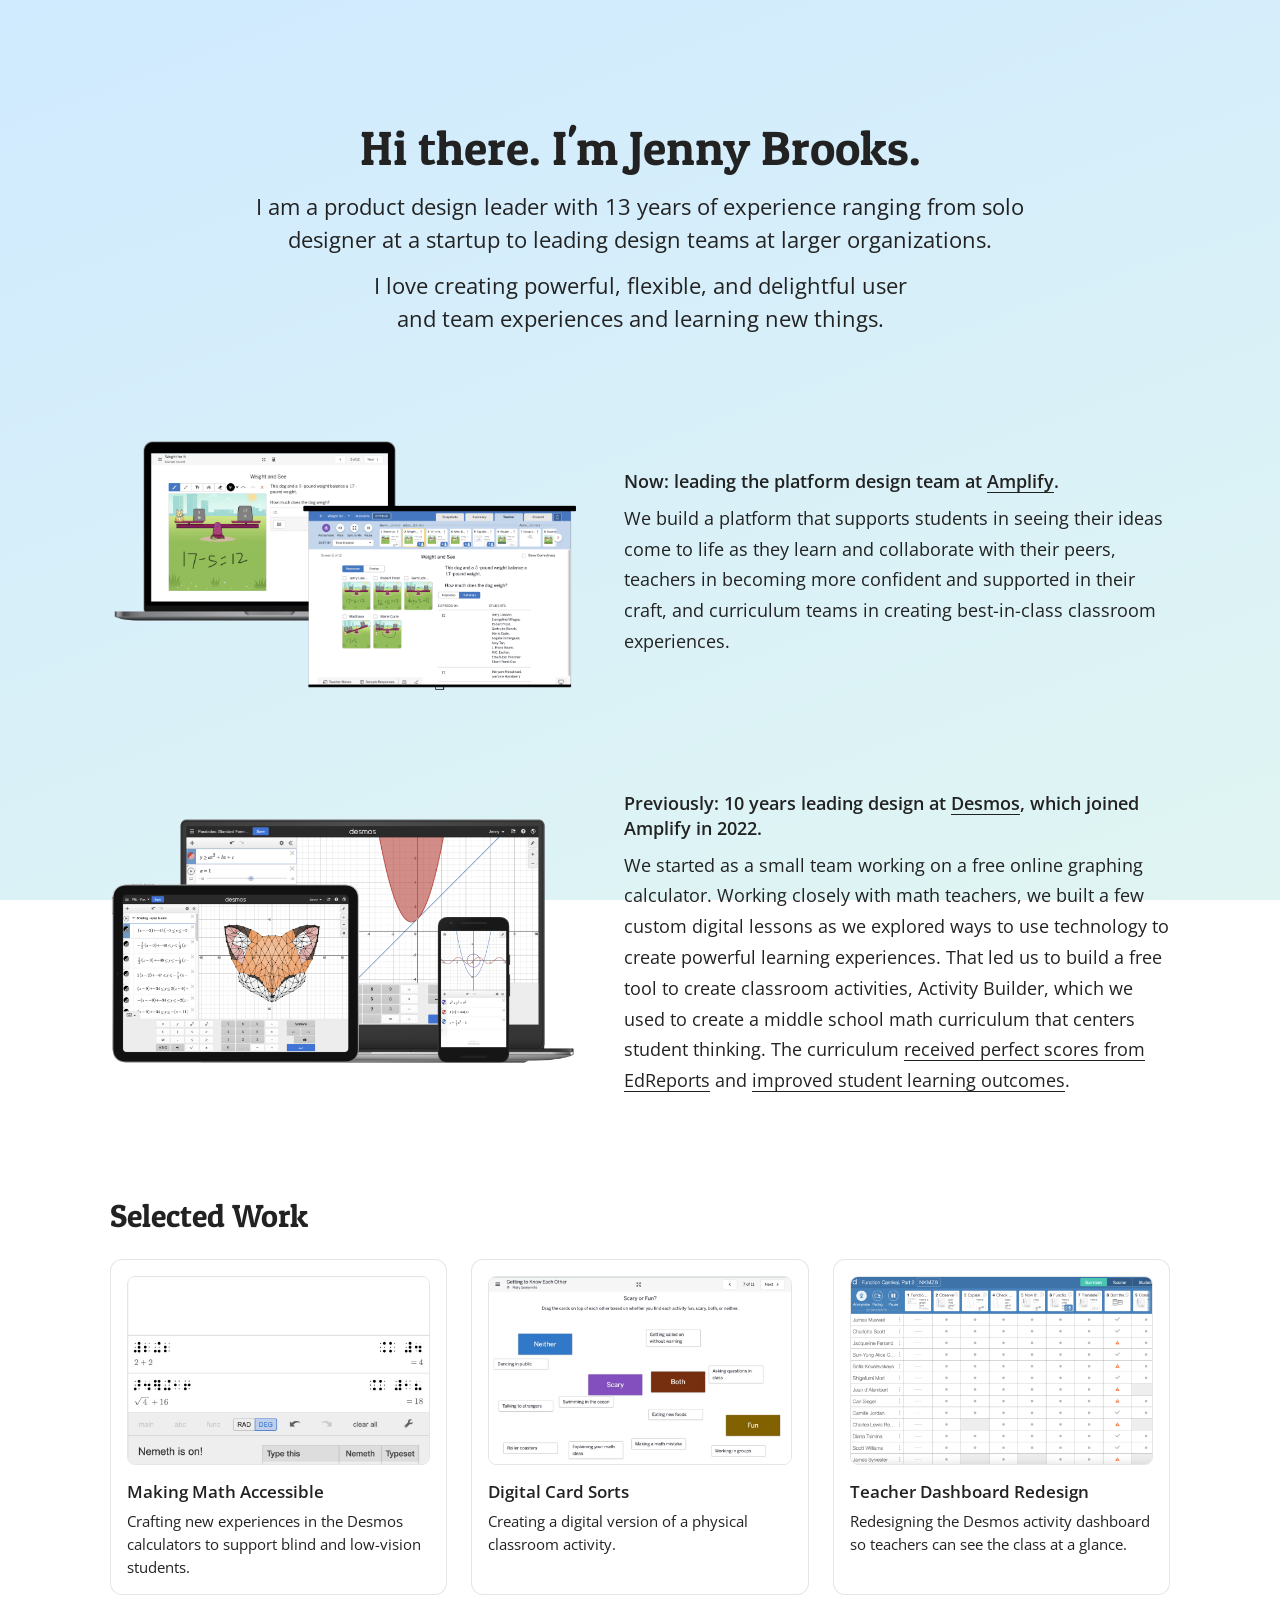
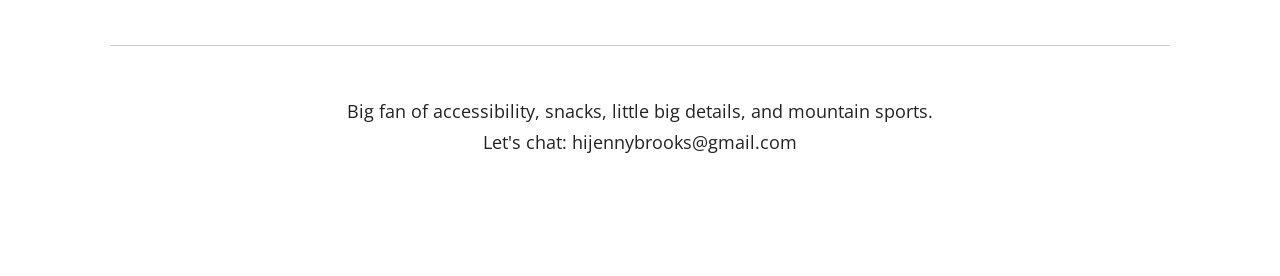
<file: index.html>
<!DOCTYPE html>
<html lang="en-us">
  <head>
    <meta charset="UTF-8">
    <title>Jenny Brooks Design</title>
    <meta name="viewport" content="width=device-width, initial-scale=1">
    <link rel="preconnect" href="https://fonts.googleapis.com">
    <link rel="preconnect" href="https://fonts.gstatic.com" crossorigin>
    <link href="https://fonts.googleapis.com/css2?family=Open+Sans:ital,wght@0,400;0,500;0,600;0,700;1,400&family=Patua+One&display=swap" rel="stylesheet">
    <link rel="stylesheet" type="text/css" href="stylesheets/stylesheet.css" media="screen">
    <script data-goatcounter="https://jennybdesigns.goatcounter.com/count"
            async src="//gc.zgo.at/count.js"></script>
  </head>
  <body>
    <main class="card">
      <header class="intro">
        <h1>Hi there. I'm Jenny Brooks.</h1>
        <div class="subtitle">
          <div>I am a product design leader with 13 years of experience ranging from solo designer at a startup to leading design teams at larger organizations. </div>
          <div>I love creating powerful, flexible, and delightful user <div>and team experiences and learning new things.</div></div>
        </div>
      </header>

      <div class="section">
        <img class="section-image" src="images/amplify.png" alt="Amplify Classroom activity about weights on a seesaw." />
        <div class="section-text">
          <p class="section-title">Now: leading the platform design team at <a href="https://teacher.desmos.com/">Amplify</a>.</p>
          <p class="section-description">We build a platform that supports students in seeing their ideas come to life as they learn and collaborate with their peers, teachers in becoming more confident and supported in their craft, and curriculum teams in creating best-in-class classroom experiences.</p>
        </div>
      </div>

      <div class="section">
        <img class="section-image" src="images/desmos.png" alt="Desmos graphing calculator shown on desktop, tablet, and mobile" />
        <div class="section-text">
          <p class="section-title">Previously: 10 years leading design at <a href="https://www.desmos.com/art">Desmos</a>, which joined Amplify in 2022.</p>
          <p class="section-description">We started as a small team working on a free online graphing calculator. Working closely with math teachers, we built a few custom digital lessons as we explored ways to use technology to create powerful learning experiences. That led us to build a free tool to create classroom activities, Activity Builder, which we used to create a middle school math curriculum that centers student thinking. The curriculum <a href="https://www.edreports.org/reports/overview/desmos-math-6-8-2022-2022">received perfect scores from EdReports</a> and <a href="https://amplify.com/news/new-efficacy-study-finds-desmos-math-6-8-significantly-improves-student-learning-outcomes-in-middle-grades/">improved student learning outcomes</a>.</p>
        </div>
      </div>

      <section class="selected-work">
        <h2 class="selected-work-title">Selected Work</h2>
        <div class="selected-work-grid">
          <a class="case-study-card" href="/desmos-accessibility-features.html">
            <img class="case-study-card-image" src="images/desmos-accessibility-features.png" alt="Desmos calculator with Nemeth Braille mode enabled, showing expressions in Braille dots and typeset math side by side." />
            <div class="case-study-card-body">
              <p class="case-study-card-title">Making Math Accessible</p>
              <p class="case-study-card-description">Crafting new experiences in the Desmos calculators to support blind and low-vision students.</p>
              
            </div>
          </a>
          <a class="case-study-card" href="/digital-card-sorts.html">
            <img class="case-study-card-image" src="images/digital-card-sorts.png" alt="Card sort activity titled Scary or Fun, with activity cards placed near piles labeled Neither, Scary, Both, and Fun." />
            <div class="case-study-card-body">
              <p class="case-study-card-title">Digital Card Sorts</p>
              <p class="case-study-card-description">Creating a digital version of a physical classroom activity.</p>
              
            </div>
          </a>
          <a class="case-study-card" href="/teacher-dashboard-redesign.html">
            <img class="case-study-card-image" src="images/teacher-dashboard-after.png" alt="Summary view of the redesigned Desmos teacher dashboard, with screen thumbnails across the top and a grid of student progress." />
            <div class="case-study-card-body">
              <p class="case-study-card-title">Teacher Dashboard Redesign</p>
              <p class="case-study-card-description">Redesigning the Desmos activity dashboard so teachers can see the class at a glance.</p>
              
            </div>
          </a>
        </div>
      </section>

      <footer class="footer">
        <p>Big fan of accessibility, snacks, little big details, and mountain sports.</p>
        <p>Let's chat: hijennybrooks@gmail.com</p>
      </footer>
    </main>
  </body>
</html>
</file>
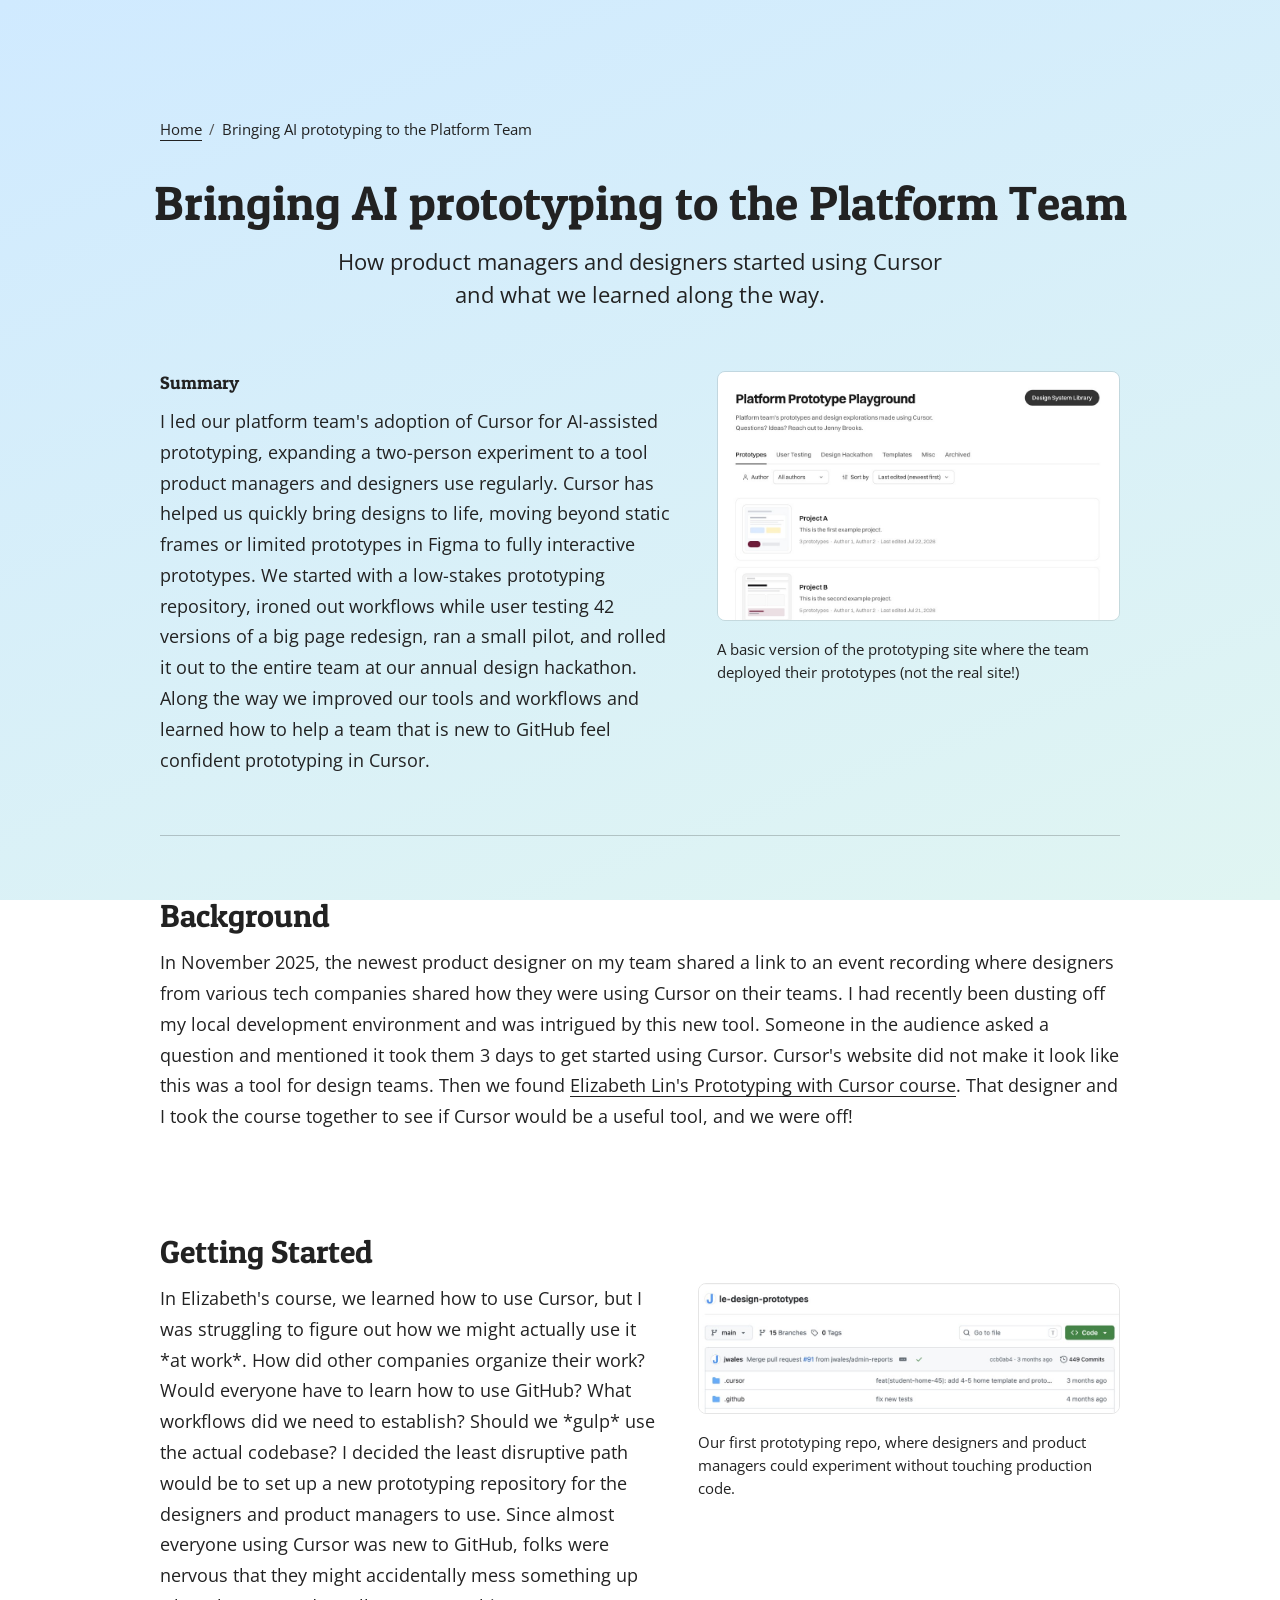
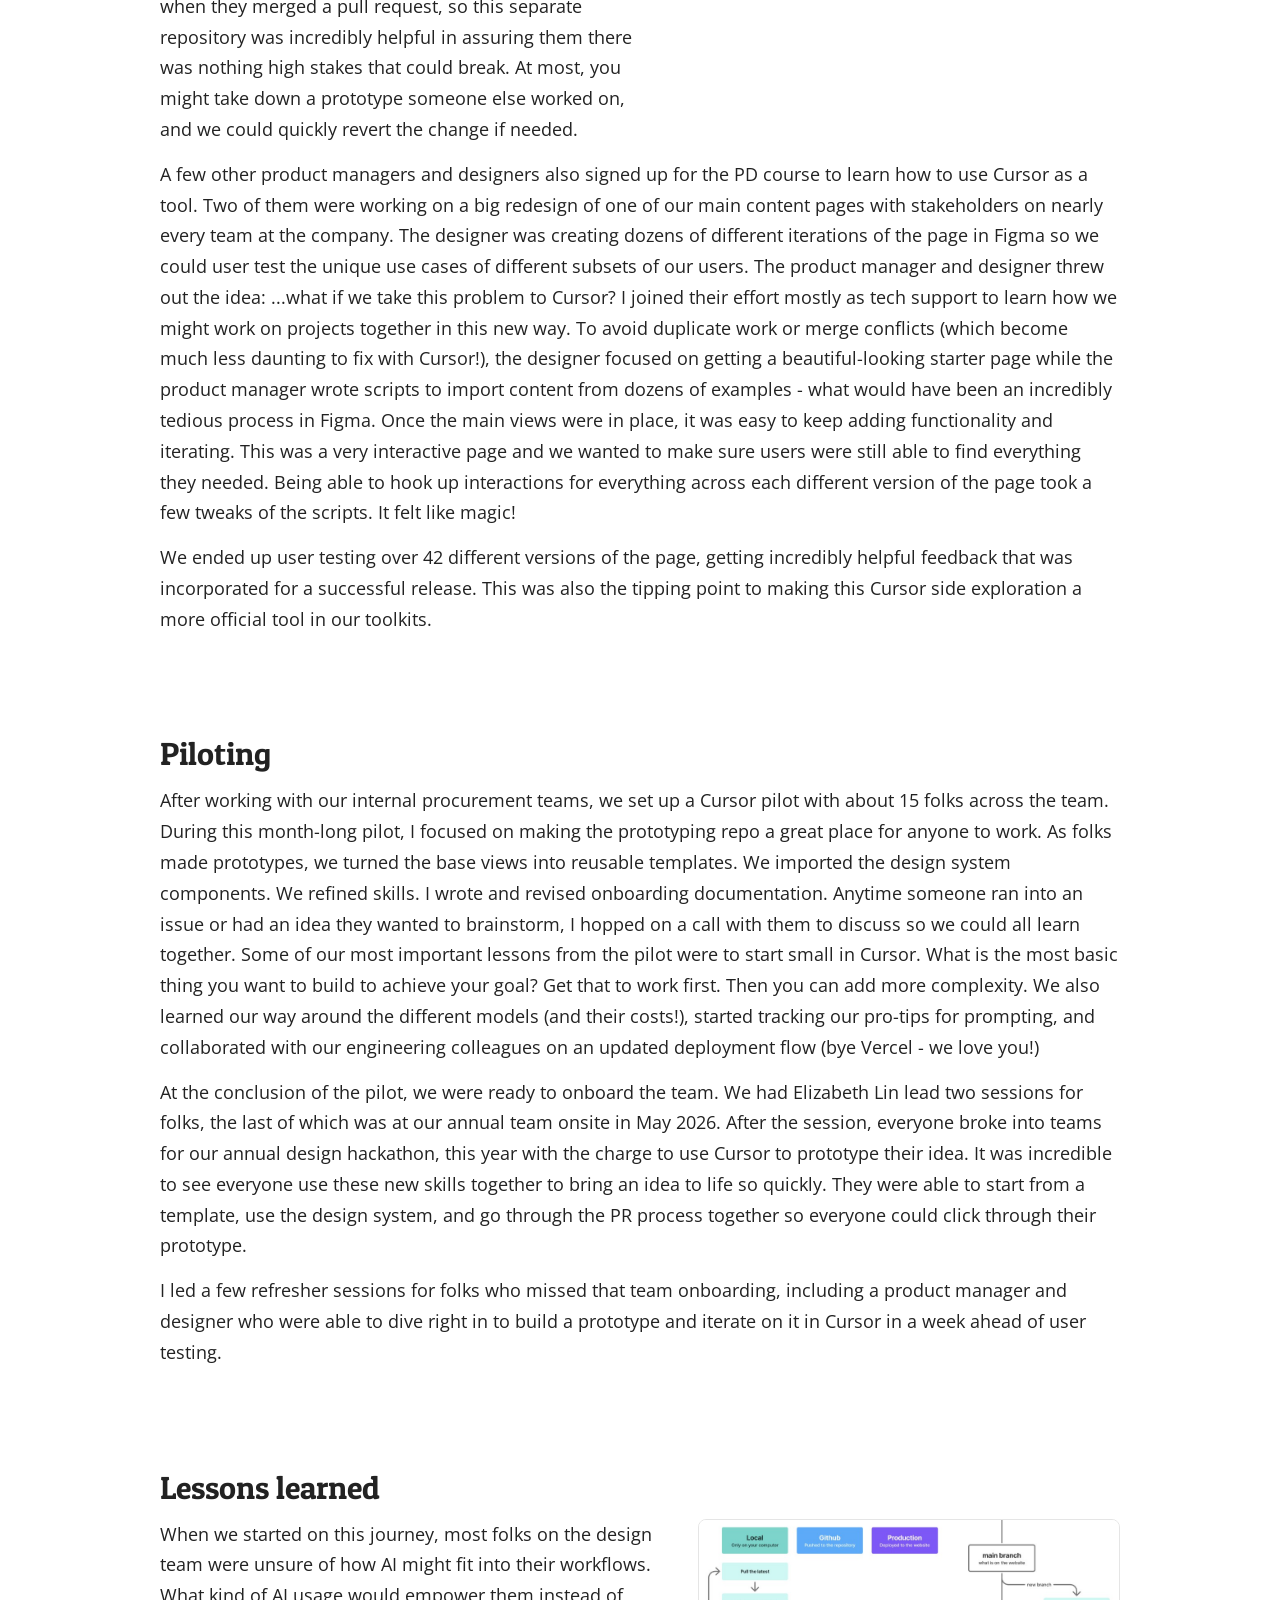
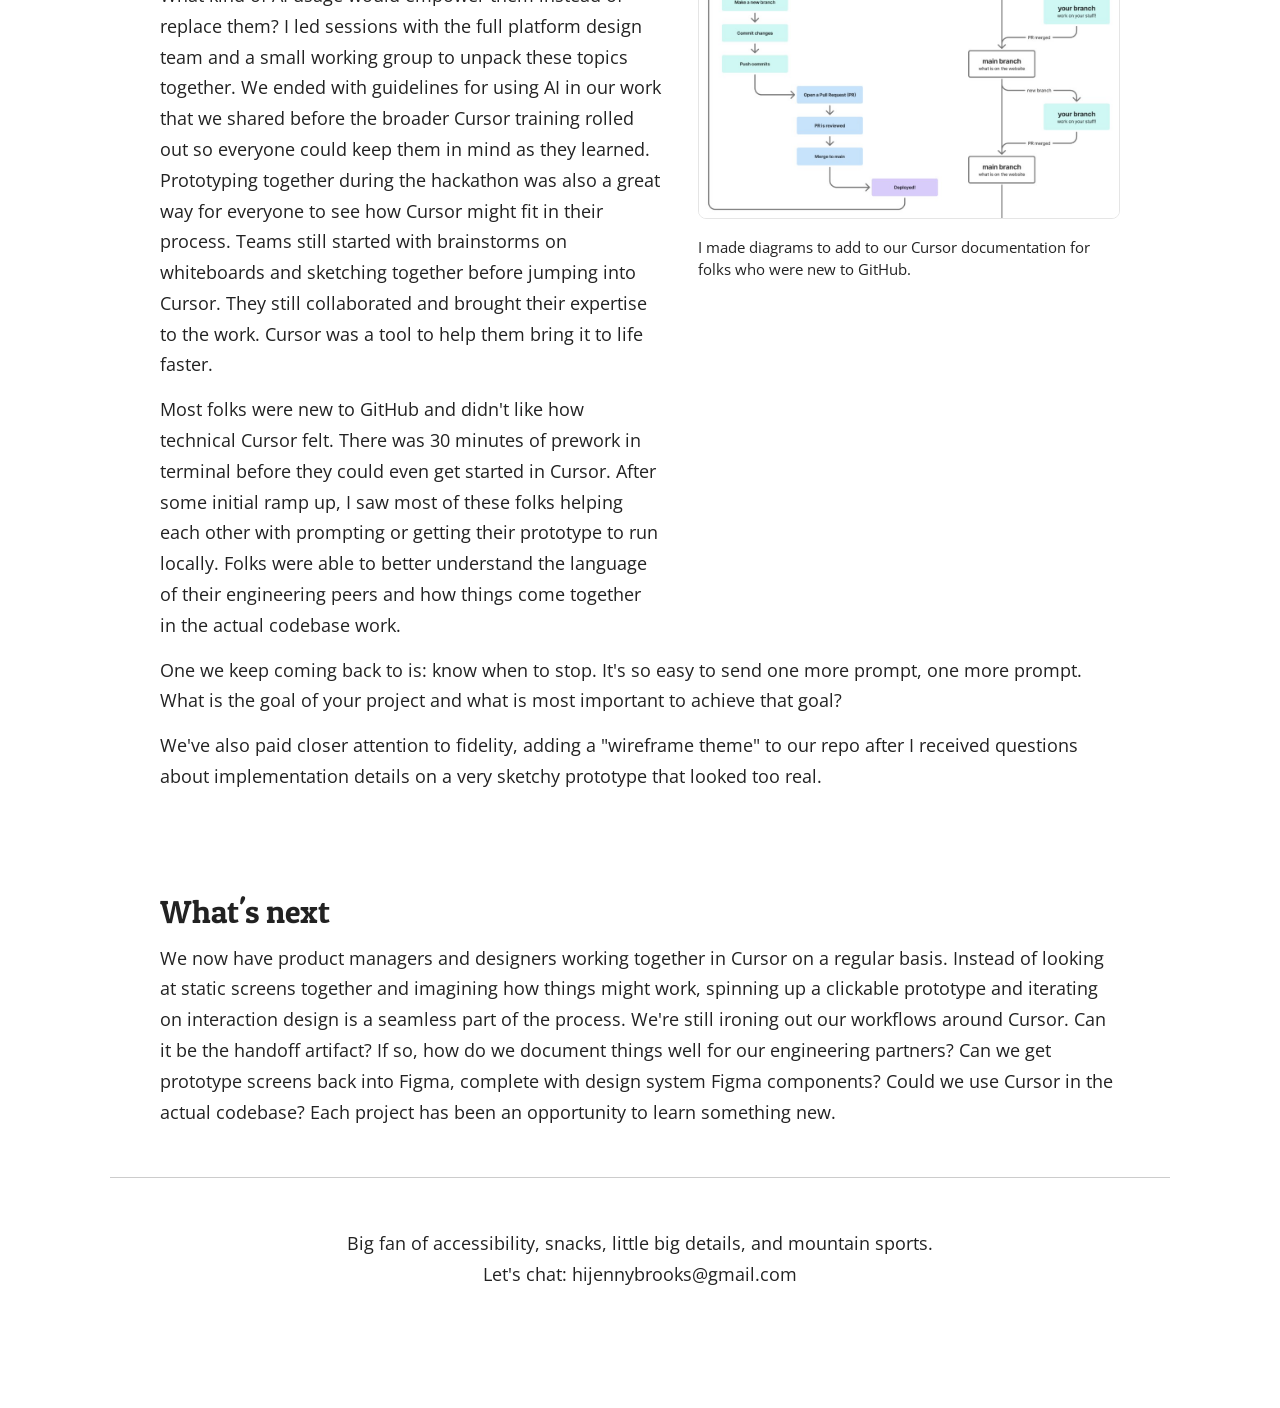
<file: cursor-design-team.html>
<!DOCTYPE html>
<html lang="en-us">
  <head>
    <meta charset="UTF-8">
    <title>Bringing AI prototyping to the Platform Team — Jenny Brooks</title>
    <meta name="viewport" content="width=device-width, initial-scale=1">
    <meta name="description" content="How product managers and designers started using Cursor on the platform team—and what we learned along the way.">
    <link rel="preconnect" href="https://fonts.googleapis.com">
    <link rel="preconnect" href="https://fonts.gstatic.com" crossorigin>
    <link href="https://fonts.googleapis.com/css2?family=Open+Sans:ital,wght@0,400;0,500;0,600;0,700;1,400&family=Patua+One&display=swap" rel="stylesheet">
    <link rel="stylesheet" type="text/css" href="stylesheets/stylesheet.css" media="screen">
  </head>
  <body>
    <main class="card article">
      <nav class="breadcrumbs" aria-label="Breadcrumb">
        <ol>
          <li><a href="/">Home</a></li>
          <li aria-current="page">Bringing AI prototyping to the Platform Team</li>
        </ol>
      </nav>
      <header class="intro">
        <h1>Bringing AI prototyping to the Platform Team</h1>
        <p class="subtitle">How product managers and designers started using Cursor and what we learned along the way.</p>
      </header>

      <div class="article-hero">
        <div class="article-summary">
          <h2 class="article-part-title">Summary</h2>
          <p>I led our platform team's adoption of Cursor for AI-assisted prototyping, expanding a two-person experiment to a tool product managers and designers use regularly. Cursor has helped us quickly bring designs to life, moving beyond static frames or limited prototypes in Figma to fully interactive prototypes. We started with a low-stakes prototyping repository, ironed out workflows while user testing 42 versions of a big page redesign, ran a small pilot, and rolled it out to the entire team at our annual design hackathon. Along the way we improved our tools and workflows and learned how to help a team that is new to GitHub feel confident prototyping in Cursor.</p>
        </div>
        <figure class="article-figure">
          <img class="article-image" src="images/platform-prototype-playground.png" alt="Platform Prototype Playground showing prototype project cards with author and sort filters." />
          <figcaption class="article-caption">A basic version of the prototyping site where the team deployed their prototypes (not the real site!)</figcaption>
        </figure>
      </div>

      <div class="article-body">
        <section class="article-section">
          <h2>Background</h2>
          <p>
            In November 2025, the newest product designer on my team shared a link to an event recording where designers from various tech companies shared how they were using Cursor on their teams. 
            I had recently been dusting off my local development environment and was intrigued by this new tool. 
            Someone in the audience asked a question and mentioned it took them 3 days to get started using Cursor. Cursor's website did not make it look like this was a tool for design teams.
            Then we found <a href="https://www.designisaparty.com/prototyping">Elizabeth Lin's Prototyping with Cursor course</a>. That designer and I took the course together to see if Cursor would be a useful tool, and we were off!
          </p>
        </section>

        <section class="article-section">
          <h2>Getting Started</h2>
          <div class="article-split">
            <div class="article-split-text">
              <p>
                In Elizabeth's course, we learned how to use Cursor, but I was struggling to figure out how we might actually use it *at work*. 
                How did other companies organize their work? Would everyone have to learn how to use GitHub? What workflows did we need to establish? Should we *gulp* use the actual codebase?
                I decided the least disruptive path would be to set up a new prototyping repository for the designers and product managers to use. 
                Since almost everyone using Cursor was new to GitHub, folks were nervous that they might accidentally mess something up when they merged a pull request, so this separate repository was incredibly helpful in assuring them there was nothing high stakes that could break. At most, you might take down a prototype someone else worked on, and we could quickly revert the change if needed.
              </p>
            </div>
            <figure class="article-figure">
              <img class="article-image" src="images/le-design-prototypes.png" alt="GitHub repository header for le-design-prototypes, showing the main branch, latest commit, and top-level folders." />
              <figcaption class="article-caption">Our first prototyping repo, where designers and product managers could experiment without touching production code.</figcaption>
            </figure>
          </div>
          <p>
            A few other product managers and designers also signed up for the PD course to learn how to use Cursor as a tool. Two of them were working on a big redesign of one of our main content pages with stakeholders on nearly every team at the company. 
            The designer was creating dozens of different iterations of the page in Figma so we could user test the unique use cases of different subsets of our users.
            The product manager and designer threw out the idea: ...what if we take this problem to Cursor? I joined their effort mostly as tech support to learn how we might work on projects together in this new way.
            To avoid duplicate work or merge conflicts (which become much less daunting to fix with Cursor!), the designer focused on getting a beautiful-looking starter page while the product manager wrote scripts to import content from dozens of examples - what would have been an incredibly tedious process in Figma.
            Once the main views were in place, it was easy to keep adding functionality and iterating. This was a very interactive page and we wanted to make sure users were still able to find everything they needed. 
            Being able to hook up interactions for everything across each different version of the page took a few tweaks of the scripts. It felt like magic!
          </p>
          <p>
            We ended up user testing over 42 different versions of the page, getting incredibly helpful feedback that was incorporated for a successful release. This was also the tipping point to making this Cursor side exploration a more official tool in our toolkits.
          </p>
        </section>

        <section class="article-section">
          <h2>Piloting</h2>
          <p>
            After working with our internal procurement teams, we set up a Cursor pilot with about 15 folks across the team. During this month-long pilot, I focused on making the prototyping repo a great place for anyone to work.
            As folks made prototypes, we turned the base views into reusable templates. We imported the design system components. We refined skills. I wrote and revised onboarding documentation. 
            Anytime someone ran into an issue or had an idea they wanted to brainstorm, I hopped on a call with them to discuss so we could all learn together. Some of our most important lessons from the pilot were to start small in Cursor. 
            What is the most basic thing you want to build to achieve your goal? Get that to work first. Then you can add more complexity. We also learned our way around the different models (and their costs!), started tracking our pro-tips for prompting, and collaborated with our engineering colleagues on an updated deployment flow (bye Vercel - we love you!)
          </p>
          <p>
            At the conclusion of the pilot, we were ready to onboard the team. We had Elizabeth Lin lead two sessions for folks, the last of which was at our annual team onsite in May 2026. 
            After the session, everyone broke into teams for our annual design hackathon, this year with the charge to use Cursor to prototype their idea.
            It was incredible to see everyone use these new skills together to bring an idea to life so quickly. They were able to start from a template, use the design system, and go through the PR process together so everyone could click through their prototype.
          </p>
          <p>
            I led a few refresher sessions for folks who missed that team onboarding, including a product manager and designer who were able to dive right in to build a prototype and iterate on it in Cursor in a week ahead of user testing.
          </p>
        </section>

        <section class="article-section">
          <h2>Lessons learned</h2>
          <div class="article-split">
            <div class="article-split-text">
              <p>
                When we started on this journey, most folks on the design team were unsure of how AI might fit into their workflows. What kind of AI usage would empower them instead of replace them? 
                I led sessions with the full platform design team and a small working group to unpack these topics together. We ended with guidelines for using AI in our work that we shared before the broader Cursor training rolled out so everyone could keep them in mind as they learned.
                Prototyping together during the hackathon was also a great way for everyone to see how Cursor might fit in their process. 
                Teams still started with brainstorms on whiteboards and sketching together before jumping into Cursor. 
                They still collaborated and brought their expertise to the work. 
                Cursor was a tool to help them bring it to life faster.
              </p>
              <p>
                Most folks were new to GitHub and didn't like how technical Cursor felt. There was 30 minutes of prework in terminal before they could even get started in Cursor. 
                After some initial ramp up, I saw most of these folks helping each other with prompting or getting their prototype to run locally. 
                Folks were able to better understand the language of their engineering peers and how things come together in the actual codebase work.
              </p>
            </div>
            <figure class="article-figure">
              <img class="article-image" src="images/github-workflow-diagrams.png" alt="Two diagrams explaining the GitHub workflow: a linear flow from local commits through pull requests to deployment, and a branching model showing feature branches merging back into main." />
              <figcaption class="article-caption">I made diagrams to add to our Cursor documentation for folks who were new to GitHub.</figcaption>
            </figure>
          </div>
          <p>
            One we keep coming back to is: know when to stop. It's so easy to send one more prompt, one more prompt. What is the goal of your project and what is most important to achieve that goal?
          </p>
          <p>
            We've also paid closer attention to fidelity, adding a "wireframe theme" to our repo after I received questions about implementation details on a very sketchy prototype that looked too real.
          </p>
        </section>

        <section class="article-section">
          <h2>What's next</h2>
          <p>
            We now have product managers and designers working together in Cursor on a regular basis. Instead of looking at static screens together and imagining how things might work, spinning up a clickable prototype and iterating on interaction design is a seamless part of the process.
            We're still ironing out our workflows around Cursor. Can it be the handoff artifact? If so, how do we document things well for our engineering partners? Can we get prototype screens back into Figma, complete with design system Figma components? Could we use Cursor in the actual codebase?
            Each project has been an opportunity to learn something new.
          </p>
        </section>
      </div>

      <footer class="footer">
        <p>Big fan of accessibility, snacks, little big details, and mountain sports.</p>
        <p>Let's chat: hijennybrooks@gmail.com</p>
      </footer>
    </main>
  </body>
</html>
</file>
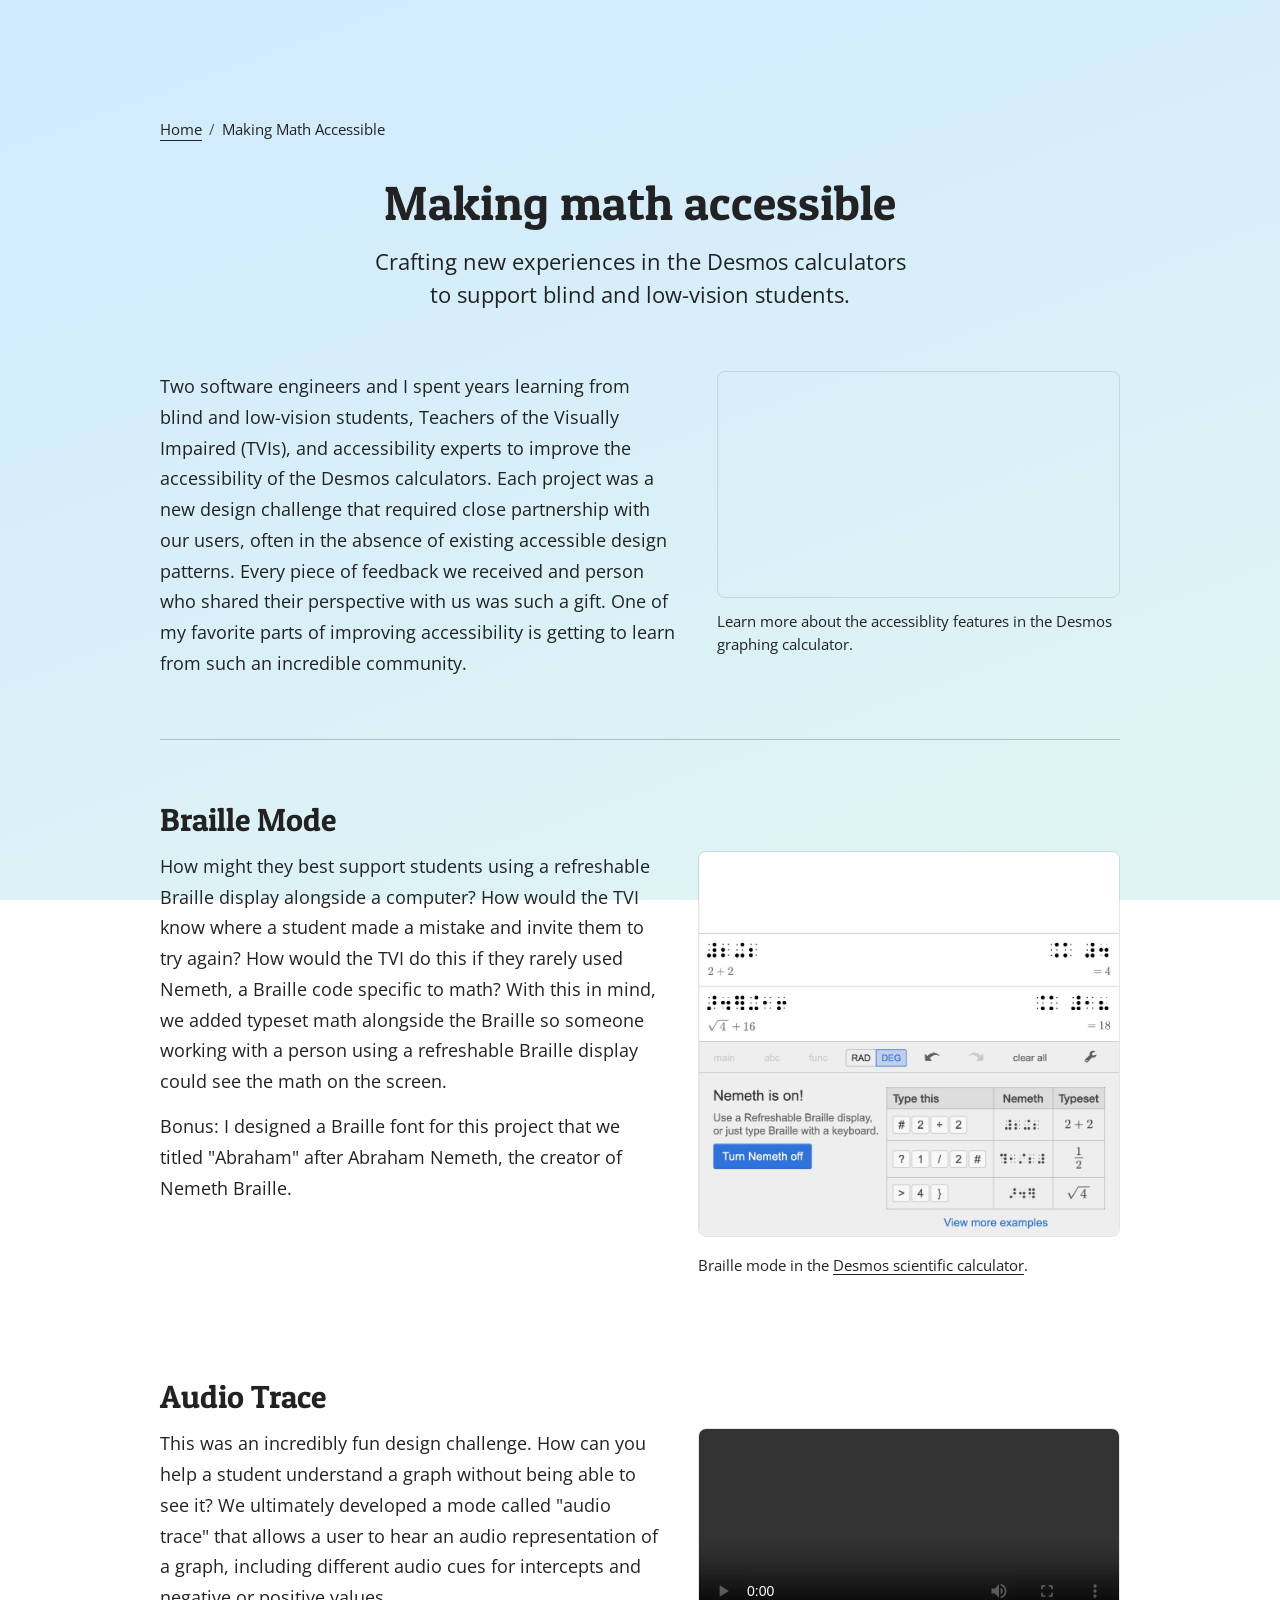
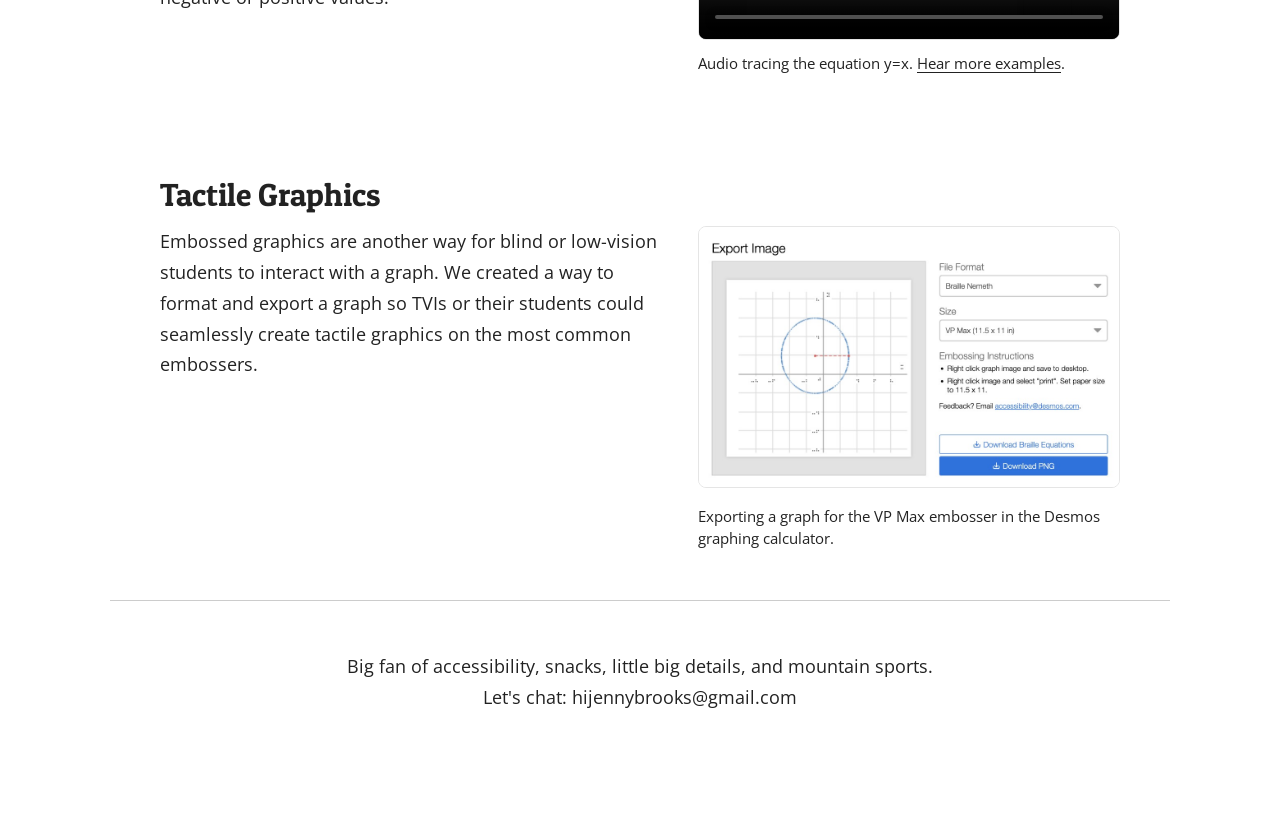
<file: desmos-accessibility-features.html>
<!DOCTYPE html>
<html lang="en-us">
  <head>
    <meta charset="UTF-8">
    <title>Making math accessible — Jenny Brooks</title>
    <meta name="viewport" content="width=device-width, initial-scale=1">
    <meta name="description" content="Making the Desmos calculator work for blind and low-vision students with Braille, audio trace, low vision, and tactile graphics support.">
    <link rel="preconnect" href="https://fonts.googleapis.com">
    <link rel="preconnect" href="https://fonts.gstatic.com" crossorigin>
    <link href="https://fonts.googleapis.com/css2?family=Open+Sans:ital,wght@0,400;0,500;0,600;0,700;1,400&family=Patua+One&display=swap" rel="stylesheet">
    <link rel="stylesheet" type="text/css" href="stylesheets/stylesheet.css" media="screen">
  </head>
  <body>
    <main class="card article">
      <nav class="breadcrumbs" aria-label="Breadcrumb">
        <ol>
          <li><a href="/">Home</a></li>
          <li aria-current="page">Making Math Accessible</li>
        </ol>
      </nav>
      <header class="intro">
        <h1>Making math accessible</h1>
        <div class="subtitle">
            <div>Crafting new experiences in the Desmos calculators</div>
            to support blind and low-vision students.
        </div>
      </header>

      <div class="article-hero">
        <div class="article-summary">
          <p>
            Two software engineers and I spent years learning from blind and low-vision students, Teachers of the Visually Impaired (TVIs), and accessibility experts to improve the accessibility of the Desmos calculators. 
            Each project was a new design challenge that required close partnership with our users, often in the absence of existing accessible design patterns. 
            Every piece of feedback we received and person who shared their perspective with us was such a gift. 
            One of my favorite parts of improving accessibility is getting to learn from such an incredible community.
          </p>
        </div>
        <figure class="article-figure">
          <div class="article-video">
            <iframe
              src="https://www.youtube.com/embed/EqqiqTkThi8?start=17"
              title="Desmos graphing calculator with Braille accessibility features"
              allow="accelerometer; autoplay; clipboard-write; encrypted-media; gyroscope; picture-in-picture; web-share"
              allowfullscreen
            ></iframe>
          </div>
          <figcaption class="article-caption">Learn more about the accessiblity features in the Desmos graphing calculator.</figcaption>
        </figure>
      </div>

      <div class="article-body">
        <section class="article-section">
          <h2>Braille Mode</h2>
          <div class="article-split">
            <div class="article-split-text">
              <p>
                How might they best support students using a refreshable Braille display alongside a computer? How would the TVI know where a student made a mistake and invite them to try again? How would the TVI do this if they rarely used Nemeth, a Braille code specific to math?
                With this in mind, we added typeset math alongside the Braille so someone working with a person using a refreshable Braille display could see the math on the screen.
               </p> 
              <p>
                Bonus: I designed a Braille font for this project that we titled "Abraham" after Abraham Nemeth, the creator of Nemeth Braille.
              </p>
            </div>
            <figure class="article-figure">
              <img class="article-image" src="images/desmos-accessibility-features.png" alt="Desmos calculator with Nemeth Braille mode enabled, showing expressions in Braille dots and typeset math side by side, with a reference table mapping keyboard input to Nemeth and typeset output." />
              <figcaption class="article-caption">Braille mode in the <a href="https://www.desmos.com/scientific">Desmos scientific calculator</a>.</figcaption>
            </figure>
          </div>
        </section>

        <section class="article-section">
          <h2>Audio Trace</h2>
          <div class="article-split">
            <div class="article-split-text">
              <p>
                This was an incredibly fun design challenge. How can you help a student understand a graph without being able to see it? We ultimately developed a mode called "audio trace" that allows a user to hear an audio representation of a graph, including different audio cues for intercepts and negative or positive values.
              </p>
            </div>
            <figure class="article-figure">
              <video class="article-image" controls playsinline preload="metadata" aria-label="Audio tracing the equation y equals x">
                <source src="images/positive-slope-audio-trace.mp4" type="video/mp4">
              </video>
              <figcaption class="article-caption">Audio tracing the equation y=x. <a href="https://help.desmos.com/hc/en-us/articles/37064105800333-Audio-Trace">Hear more examples</a>.</figcaption>
            </figure>
          </div>
        </section>

        <section class="article-section">
          <h2>Tactile Graphics</h2>
          <div class="article-split">
            <div class="article-split-text">
              <p>
                Embossed graphics are another way for blind or low-vision students to interact with a graph. We created a way to format and export a graph so TVIs or their students could seamlessly create tactile graphics on the most common embossers.
              </p>
            </div>
            <figure class="article-figure">
              <img class="article-image" src="images/desmos-tactile-graphics.jpg" alt="Export Image dialog with a graph of a circle and a dashed radius, set to Braille Nemeth format at VP Max size, with embossing instructions and buttons to download Braille equations or a PNG." />
              <figcaption class="article-caption">Exporting a graph for the VP Max embosser in the Desmos graphing calculator.</figcaption>
            </figure>
          </div>
        </section>
      </div>

      <footer class="footer">
        <p>Big fan of accessibility, snacks, little big details, and mountain sports.</p>
        <p>Let's chat: hijennybrooks@gmail.com</p>
      </footer>
    </main>
  </body>
</html>
</file>
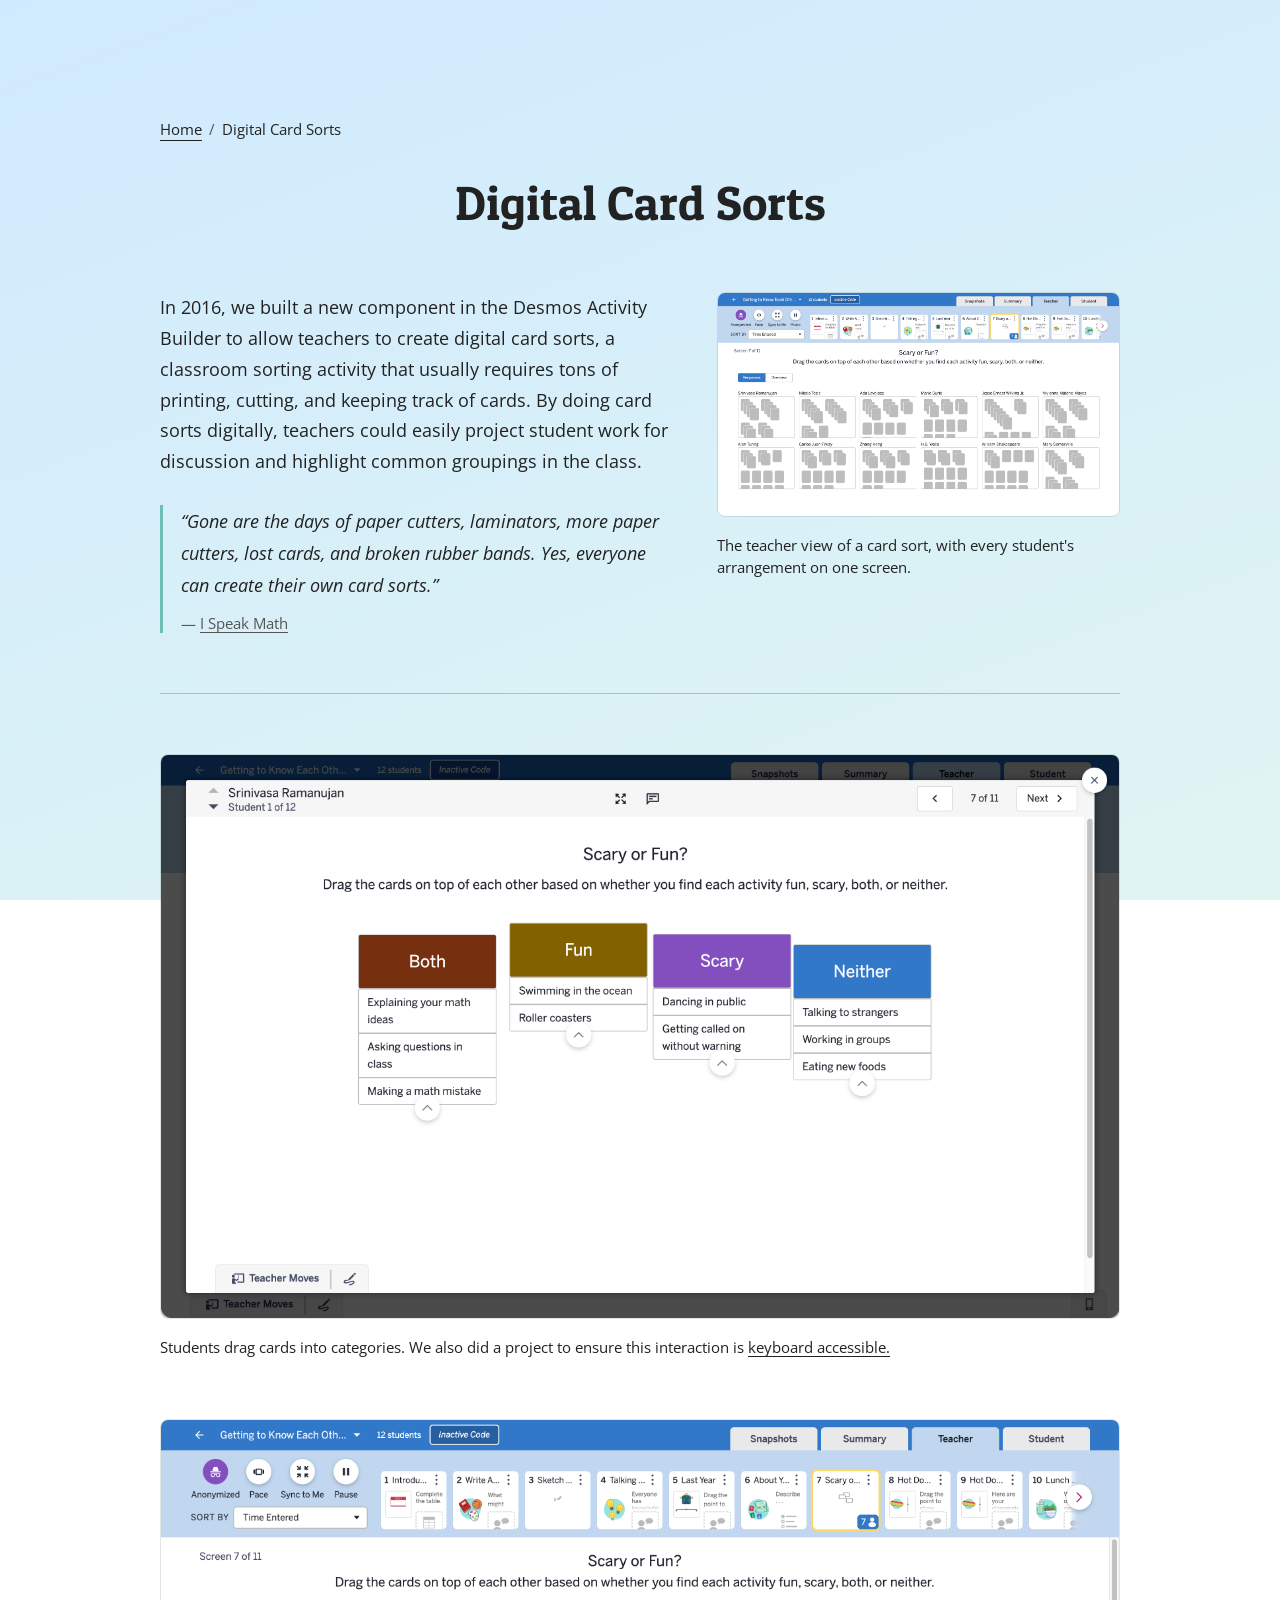
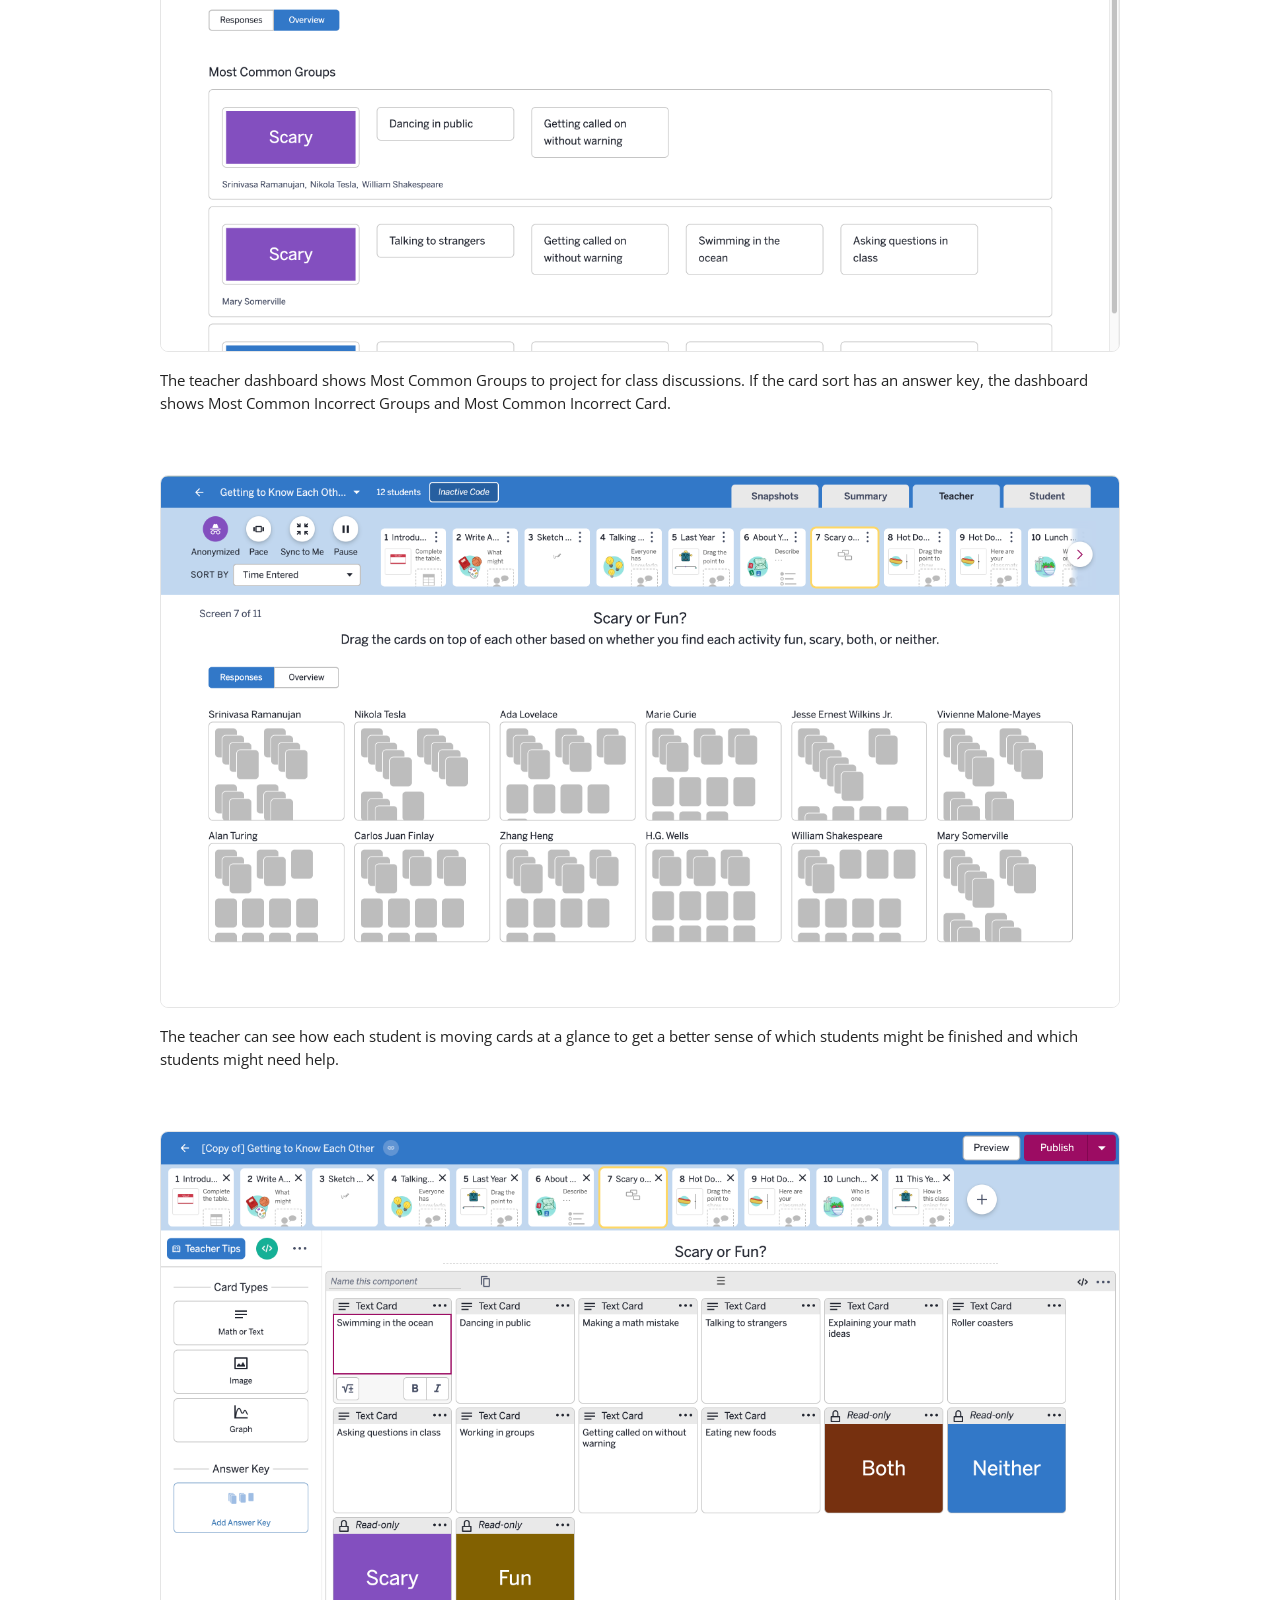
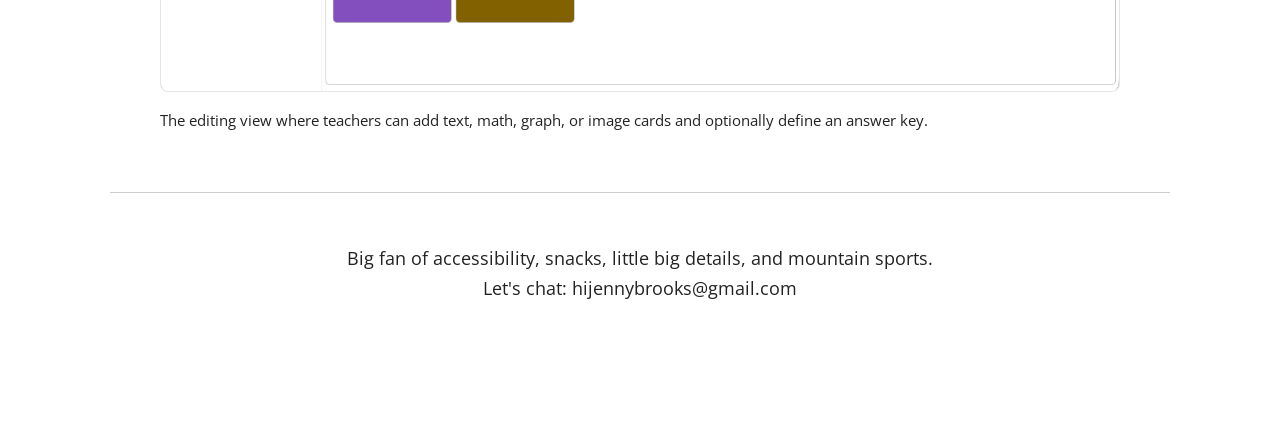
<file: digital-card-sorts.html>
<!DOCTYPE html>
<html lang="en-us">
  <head>
    <meta charset="UTF-8">
    <title>Digital Card Sorts — Jenny Brooks</title>
    <meta name="viewport" content="width=device-width, initial-scale=1">
    <meta name="description" content="Digital Card Sorts, a selected project by Jenny Brooks.">
    <link rel="preconnect" href="https://fonts.googleapis.com">
    <link rel="preconnect" href="https://fonts.gstatic.com" crossorigin>
    <link href="https://fonts.googleapis.com/css2?family=Open+Sans:ital,wght@0,400;0,500;0,600;0,700;1,400&family=Patua+One&display=swap" rel="stylesheet">
    <link rel="stylesheet" type="text/css" href="stylesheets/stylesheet.css" media="screen">
  </head>
  <body>
    <main class="card article">
      <nav class="breadcrumbs" aria-label="Breadcrumb">
        <ol>
          <li><a href="/">Home</a></li>
          <li aria-current="page">Digital Card Sorts</li>
        </ol>
      </nav>
      <header class="intro">
        <h1>Digital Card Sorts</h1>
      </header>

      <div class="article-hero">
        <div class="article-summary">
          <p>In 2016, we built a new component in the Desmos Activity Builder to allow teachers to create digital card sorts, a classroom sorting activity that usually requires tons of printing, cutting, and keeping track of cards.
            By doing card sorts digitally, teachers could easily project student work for discussion and highlight common groupings 
            in the class.
          </p>
          <blockquote class="article-quote">
            <p>“Gone are the days of paper cutters, laminators, more paper cutters, lost cards, and broken rubber bands. Yes, everyone can create their own card sorts.”</p>
            <footer>
              — <cite><a href="https://ispeakmath.org/2016/07/17/create-custom-card-sorts-and-marble-slides-in-desmos/">I Speak Math</a></cite>
            </footer>
          </blockquote>
        </div>

        <figure class="article-figure">
          <img class="article-image" src="images/digital-card-sorts-teacher.png" alt="Teacher dashboard for the Scary or Fun card sort, showing each student's card arrangement in a grid." />
          <figcaption class="article-caption">The teacher view of a card sort, with every student's arrangement on one screen.</figcaption>
        </figure>
      </div>

      <figure class="article-figure">
        <img class="article-image" src="images/digital-card-sorts-student.png" alt="One student's Scary or Fun card sort, with activity cards stacked under Neither, Scary, Both, and Fun." />
        <figcaption class="article-caption">Students drag cards into categories. We also did a project to ensure this interaction is <a href="https://service.amplify.com/article/amplify-classroom-accessibility#keyboardshortcuts">keyboard accessible.</a></figcaption>
      </figure>

      <figure class="article-figure">
        <img class="article-image" src="images/digital-card-sorts-overview.png" alt="Overview of the Scary or Fun card sort, listing the most common groups and which students made them." />
        <figcaption class="article-caption">The teacher dashboard shows Most Common Groups to project for class discussions. If the card sort has an answer key, the dashboard shows Most Common Incorrect Groups and Most Common Incorrect Card.</figcaption>
      </figure>

      <figure class="article-figure">
        <img class="article-image" src="images/digital-card-sort-responses.png" alt="Teacher dashboard Responses view for the Scary or Fun card sort, showing each student's card arrangement in a grid." />
        <figcaption class="article-caption">The teacher can see how each student is moving cards at a glance to get a better sense of which students might be finished and which students might need help.</figcaption>
      </figure>


      <figure class="article-figure">
        <img class="article-image" src="images/digital-card-sorts-editing.png" alt="Editing view for the Scary or Fun card sort, with text cards and colored category cards for Both, Neither, Scary, and Fun." />
        <figcaption class="article-caption">The editing view where teachers can add text, math, graph, or image cards and optionally define an answer key.</figcaption>
      </figure>

      <footer class="footer">
        <p>Big fan of accessibility, snacks, little big details, and mountain sports.</p>
        <p>Let's chat: hijennybrooks@gmail.com</p>
      </footer>
    </main>
  </body>
</html>
</file>
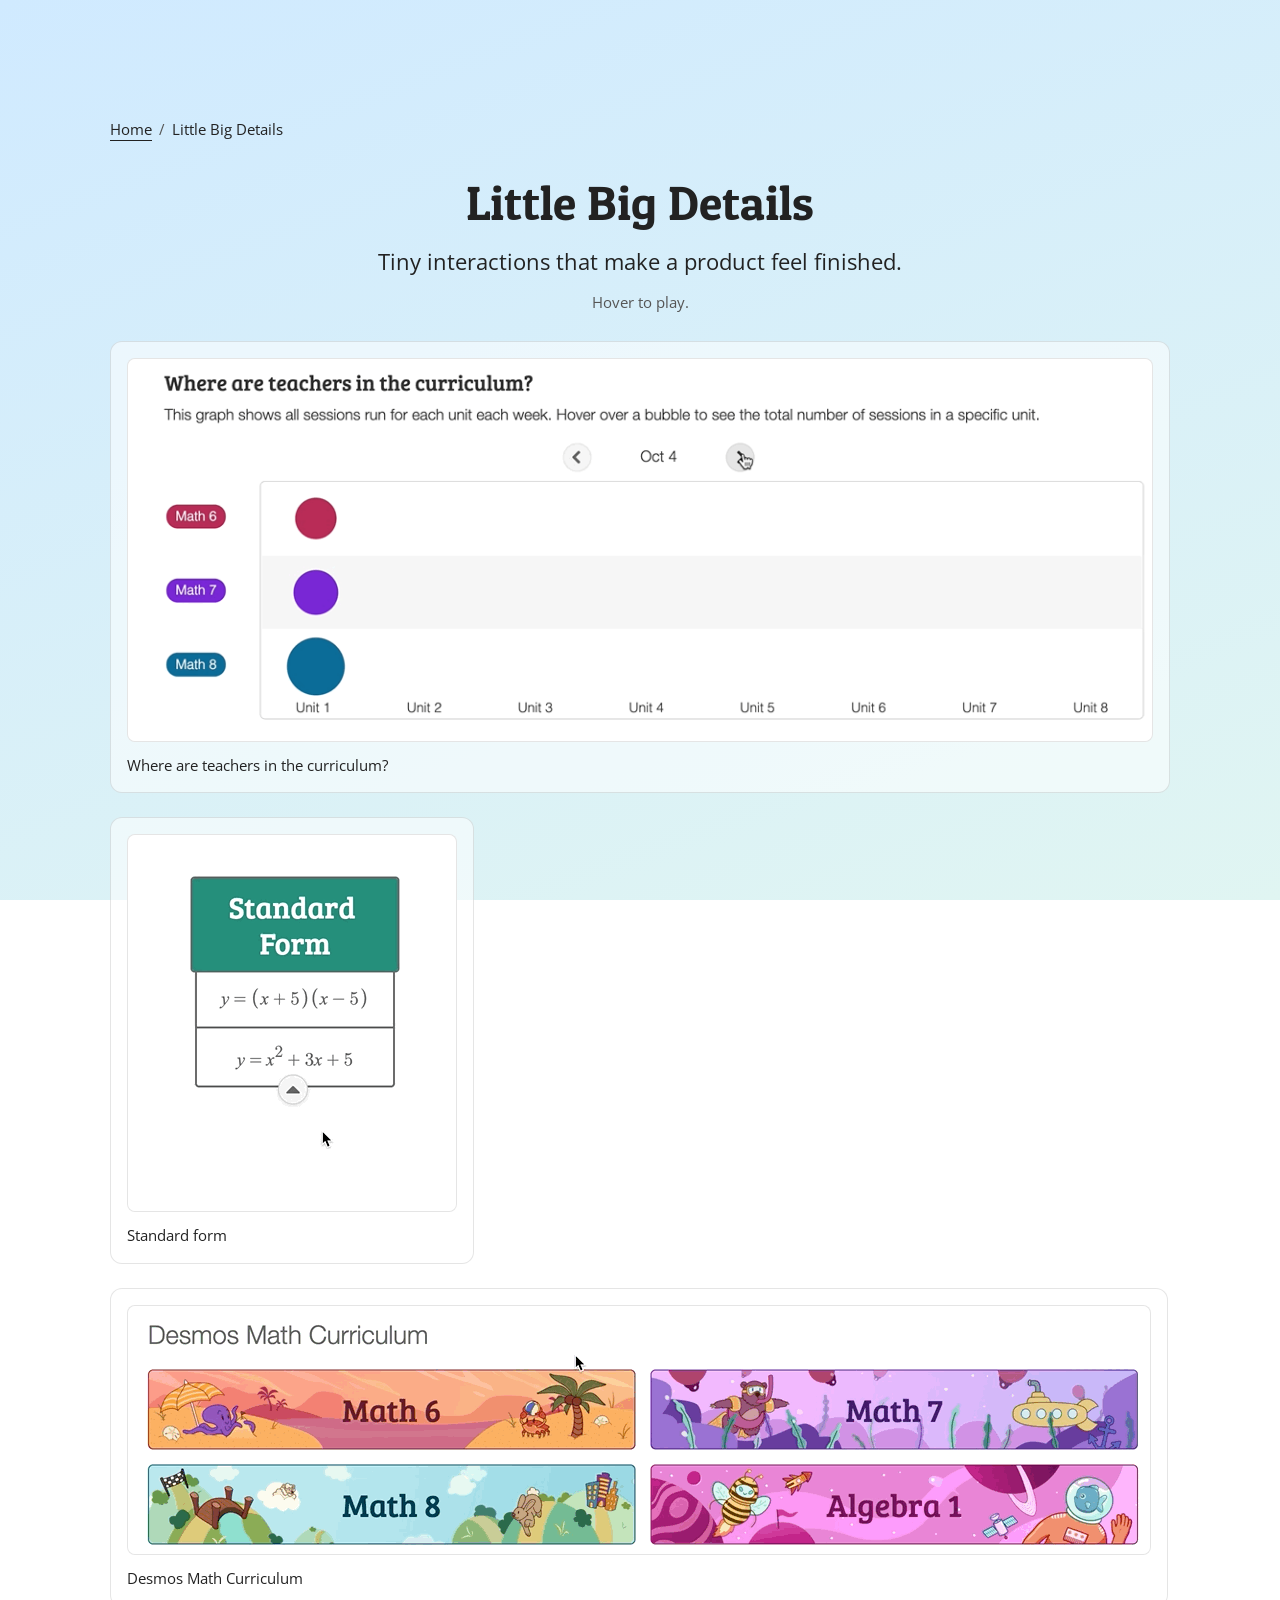
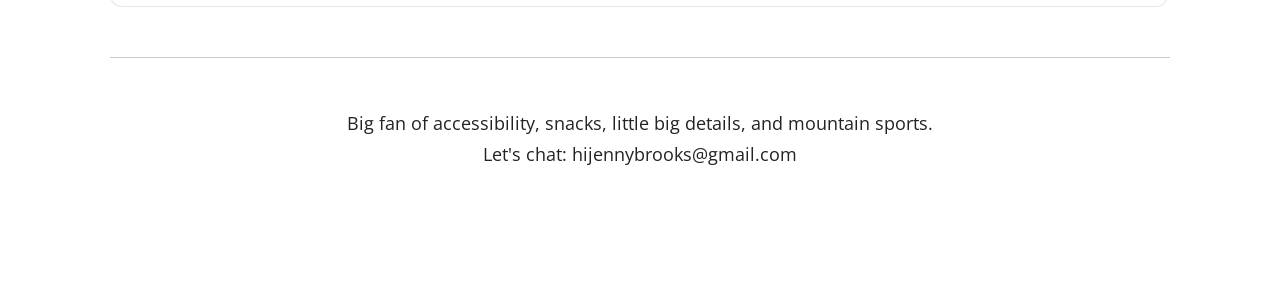
<file: little-big-details.html>
<!DOCTYPE html>
<html lang="en-us">
  <head>
    <meta charset="UTF-8">
    <title>Little Big Details — Jenny Brooks</title>
    <meta name="viewport" content="width=device-width, initial-scale=1">
    <meta name="description" content="A gallery of small interface details. Each one stays still until you hover.">
    <link rel="preconnect" href="https://fonts.googleapis.com">
    <link rel="preconnect" href="https://fonts.gstatic.com" crossorigin>
    <link href="https://fonts.googleapis.com/css2?family=Open+Sans:ital,wght@0,400;0,500;0,600;0,700;1,400&family=Patua+One&display=swap" rel="stylesheet">
    <link rel="stylesheet" type="text/css" href="stylesheets/stylesheet.css" media="screen">
    <script>document.documentElement.classList.add("js")</script>
    <script src="scripts/hover-gifs.js" defer onerror="document.documentElement.classList.remove('js')"></script>
  </head>
  <body>
    <main class="card article gallery">
      <nav class="breadcrumbs" aria-label="Breadcrumb">
        <ol>
          <li><a href="/">Home</a></li>
          <li aria-current="page">Little Big Details</li>
        </ol>
      </nav>
      <header class="intro">
        <h1>Little Big Details</h1>
        <p class="subtitle">Tiny interactions that make a product feel finished.</p>
      </header>

      <p class="gallery-hint">Hover to play.</p>
      <div class="detail-grid">
        <figure class="detail">
          <img class="hover-gif" src="images/little-big-details/teachers-in-the-curriculum.gif" alt="Where are teachers in the curriculum?">
          <figcaption>Where are teachers in the curriculum?</figcaption>
        </figure>
        <figure class="detail">
          <img class="hover-gif" src="images/little-big-details/standard-form.gif" alt="Standard form">
          <figcaption>Standard form</figcaption>
        </figure>
        <figure class="detail">
          <img class="hover-gif" src="images/little-big-details/desmos-math-curriculum.gif" alt="Desmos Math Curriculum">
          <figcaption>Desmos Math Curriculum</figcaption>
        </figure>
      </div>

      <footer class="footer">
        <p>Big fan of accessibility, snacks, little big details, and mountain sports.</p>
        <p>Let's chat: hijennybrooks@gmail.com</p>
      </footer>
    </main>
  </body>
</html>
</file>
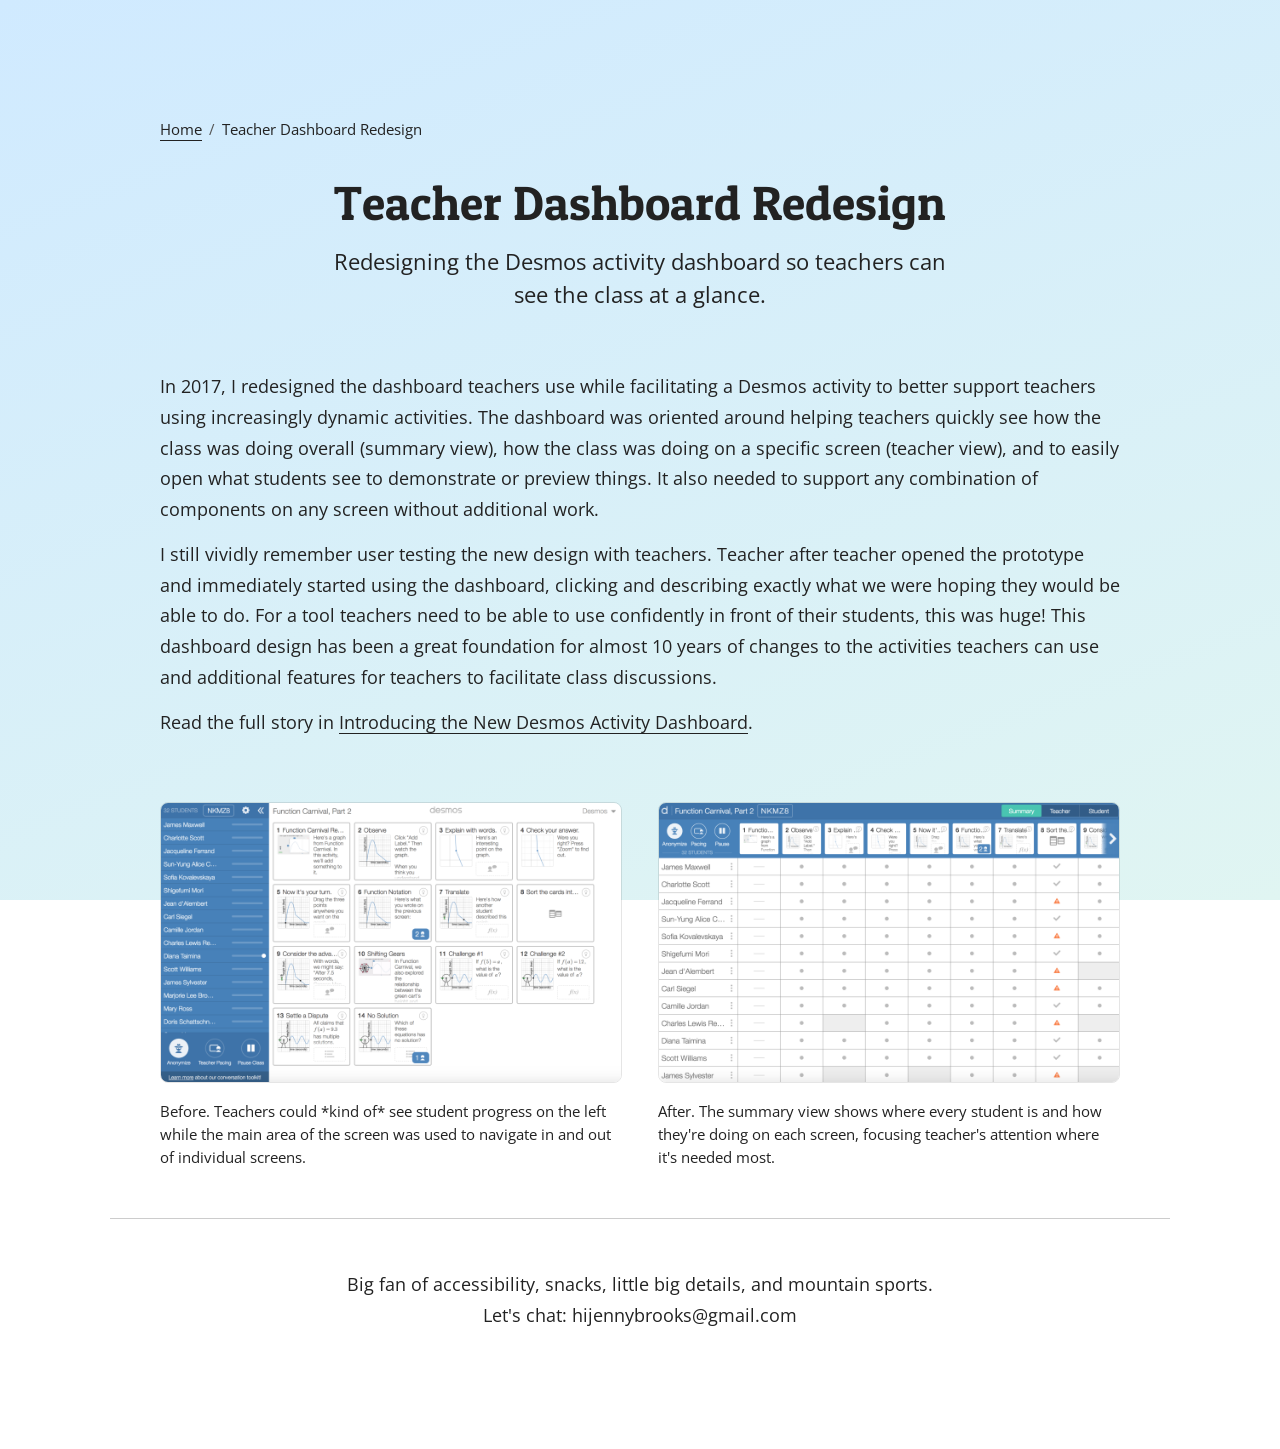
<file: teacher-dashboard-redesign.html>
<!DOCTYPE html>
<html lang="en-us">
  <head>
    <meta charset="UTF-8">
    <title>Teacher Dashboard Redesign — Jenny Brooks</title>
    <meta name="viewport" content="width=device-width, initial-scale=1">
    <meta name="description" content="Redesigning the Desmos activity dashboard so teachers can see the class at a glance.">
    <link rel="preconnect" href="https://fonts.googleapis.com">
    <link rel="preconnect" href="https://fonts.gstatic.com" crossorigin>
    <link href="https://fonts.googleapis.com/css2?family=Open+Sans:ital,wght@0,400;0,500;0,600;0,700;1,400&family=Patua+One&display=swap" rel="stylesheet">
    <link rel="stylesheet" type="text/css" href="stylesheets/stylesheet.css" media="screen">
  </head>
  <body>
    <main class="card article">
      <nav class="breadcrumbs" aria-label="Breadcrumb">
        <ol>
          <li><a href="/">Home</a></li>
          <li aria-current="page">Teacher Dashboard Redesign</li>
        </ol>
      </nav>
      <header class="intro">
        <h1>Teacher Dashboard Redesign</h1>
        <p class="subtitle">Redesigning the Desmos activity dashboard so teachers can see the class at a glance.</p>
      </header>

      <div class="article-hero">
        <div class="article-summary">
          <p>In 2017, I redesigned the dashboard teachers use while facilitating a Desmos activity to better support teachers using increasingly dynamic activities. The dashboard was oriented around helping teachers quickly see how the class was doing overall (summary view), how the class was doing on a specific screen (teacher view), and to easily open what students see to demonstrate or preview things. It also needed to support any combination of components on any screen without additional work. </p>
          <p>I still vividly remember user testing the new design with teachers. Teacher after teacher opened the prototype and immediately started using the dashboard, clicking and describing exactly what we were hoping they would be able to do. For a tool teachers need to be able to use confidently in front of their students, this was huge! This dashboard design has been a great foundation for almost 10 years of changes to the activities teachers can use and additional features for teachers to facilitate class discussions.</p>
          <p>Read the full story in <a href="https://blog.desmos.com/articles/introducing-the-new-desmos-activity-dashboard/">Introducing the New Desmos Activity Dashboard</a>.</p>
        </div>
      </div>

      <div class="article-body">
        <div class="article-split article-split--pair">
          <figure class="article-figure">
            <img class="article-image" src="images/teacher-dashboard-before.png" alt="Original Desmos teacher dashboard for Function Carnival, Part 2. A student list runs down the left, and the main area shows that student's screens, including graphs, written responses, and card sorts." />
            <figcaption class="article-caption">Before. Teachers could *kind of* see student progress on the left while the main area of the screen was used to navigate in and out of individual screens.</figcaption>
          </figure>
          <figure class="article-figure">
            <img class="article-image" src="images/teacher-dashboard-after.png" alt="Redesigned Desmos teacher dashboard in summary view for Function Carnival, Part 2. Screen thumbnails run across the top, and each row is a student with a dot, dash, check, or warning for every screen." />
            <figcaption class="article-caption">After. The summary view shows where every student is and how they're doing on each screen, focusing teacher's attention where it's needed most.</figcaption>
          </figure>
        </div>
      </div>

      <footer class="footer">
        <p>Big fan of accessibility, snacks, little big details, and mountain sports.</p>
        <p>Let's chat: hijennybrooks@gmail.com</p>
      </footer>
    </main>
  </body>
</html>
</file>
<file: stylesheets/stylesheet.css>
:root {
  --ink: #222;
  --muted: #555;
  --blue: #4daed9;
  --teal: #6dbfb5;
  --teal-deep: #145a6b;

  --surface: rgb(255 255 255 / 55%);
  --surface-hover: rgb(255 255 255 / 85%);
  --border: rgb(0 0 0 / 10%);
  --border-strong: rgb(0 0 0 / 20%);
  --border-hover: rgb(77 174 217 / 55%);

  --font: "Open Sans", "Helvetica Neue", Helvetica, Arial, sans-serif;
  --font-heading: "Patua One", Georgia, "Times New Roman", serif;
  --text-xs: 0.75rem;
  --text-sm: 0.95rem;
  --text-md: 1.05rem;
  --text-body: 1.1rem;
  --text-heading: 1.15rem;
  --text-lead: 1.3rem;
  --text-h2: 2rem;
  --text-h1: 3rem;
  --leading: 1.75;
  --leading-snug: 1.5;
  --leading-tight: 1.35;

  --radius: 12px;
  --radius-sm: 8px;
  --radius-pill: 999px;
  --page-spacing: 60px;
  --page-spacing-large: 100px;

  --ease: 200ms ease;
  --ease-slow: 400ms ease;
  --lift: translateY(-2px);
}

* {
  box-sizing: border-box;
  margin: 0;
  padding: 0;
}

body {
  font-family: var(--font);
  color: var(--ink);
  background: linear-gradient(160deg, #d0eaff 0%, #e0f5f2 100%);
  background-attachment: fixed;
  min-height: 100vh;
  display: flex;
  justify-content: center;
  padding: clamp(16px, 3vw, 48px);
  -webkit-font-smoothing: antialiased;
  -moz-osx-font-smoothing: grayscale;
}

a {
  color: inherit;
  text-decoration: none;
}

a:not(.case-study-card) {
  background-image:
    linear-gradient(currentColor, currentColor),
    linear-gradient(90deg, var(--blue), var(--teal));
  background-size: 100% 1px, 0 1px;
  background-position: 100% 100%, 0 100%;
  background-repeat: no-repeat;
  transition: background-size var(--ease-slow);
}

a:not(.case-study-card):hover {
  background-size: 0 2px, 100% 2px;
}

h1, h2 {
  font-family: var(--font-heading);
  font-weight: 400;
}

h1 {
  font-size: var(--text-h1);
  margin-bottom: 14px;
}

h2 {
  font-size: var(--text-h2);
}

.card {
  max-width: 820px;
  width: 100%;
  padding: 64px;
}

.intro {
  text-align: center;
  margin-bottom: 56px;
}

.subtitle {
  font-size: var(--text-lead);
  line-height: var(--leading-snug);
  max-width: 800px;
  margin: 0 auto;
}

.subtitle div + div {
  margin-top: 14px;
}

/* Home */

.section + .section,
.selected-work {
  margin-top: var(--page-spacing-large);
}

.section-image {
  width: 100%;
  height: auto;
}

.section-text {
  margin-top: 20px;
}

.section-title,
.article-part-title {
  font-size: var(--text-heading);
}

.section-title {
  font-weight: 600;
}

.section-description,
.article-summary p,
.article-section p {
  font-size: var(--text-body);
  line-height: var(--leading);
}

.section-description {
  margin-top: 10px;
}

.selected-work-title {
  margin-bottom: 24px;
}

.selected-work-grid {
  display: grid;
  grid-template-columns: 1fr;
  gap: 20px;
}

.case-study-card,
.detail {
  display: flex;
  flex-direction: column;
  padding: 16px;
  border: 1px solid var(--border);
  border-radius: var(--radius);
  background: var(--surface);
  transition:
    border-color var(--ease),
    background-color var(--ease),
    transform var(--ease);
}

.case-study-card {
  gap: 16px;
  height: 100%;
}

.case-study-card:hover,
.detail:hover,
.detail:focus-within {
  background: var(--surface-hover);
  border-color: var(--border-hover);
  transform: var(--lift);
}

.case-study-card-image,
.article-image,
.article-video,
.detail-media,
.detail > img {
  border: 1px solid var(--border);
  border-radius: var(--radius-sm);
}

.case-study-card-image {
  width: 100%;
  aspect-ratio: 16 / 10;
  object-fit: cover;
  object-position: top left;
  display: block;
}

.case-study-card-title {
  font-size: var(--text-md);
  font-weight: 600;
  line-height: var(--leading-tight);
}

.case-study-card-description {
  font-size: var(--text-sm);
  line-height: var(--leading-snug);
  color: var(--ink);
  margin-top: 6px;
}



.footer {
  text-align: center;
  font-size: var(--text-body);
  line-height: var(--leading);
  margin-top: 50px;
  padding-top: 50px;
  border-top: 1px solid var(--border-strong);
}

/* Article */

.breadcrumbs {
  margin-bottom: 32px;
  font-size: var(--text-sm);
  line-height: var(--leading-snug);
}

.breadcrumbs ol {
  display: flex;
  flex-wrap: wrap;
  align-items: baseline;
  gap: 0.45em;
  list-style: none;
}

.breadcrumbs li {
  display: inline-flex;
  align-items: baseline;
  gap: 0.45em;
  color: var(--ink);
}

.breadcrumbs li:not(:last-child)::after {
  content: "/";
  color: var(--muted);
}

.breadcrumbs [aria-current="page"] {
  color: var(--ink);
}

.article .intro {
  margin-bottom: var(--page-spacing);
}

.article .subtitle {
  max-width: 40rem;
}

.article-part-title,
.article-section h2 {
  margin-bottom: 12px;
}

.article-quote {
  margin: 28px 0 0;
  padding-left: 18px;
  border-left: 3px solid var(--teal);
}

.article-summary .article-quote p {
  font-size: var(--text-heading);
  line-height: var(--leading);
  font-style: italic;
}

.article-quote footer {
  margin-top: 12px;
  font-size: var(--text-sm);
  font-style: normal;
  color: var(--muted);
}

.article-quote cite {
  font-style: normal;
}

.article-hero {
  display: flex;
  flex-direction: column;
  gap: 28px;
  padding-bottom: var(--page-spacing);
  border-bottom: 1px solid var(--border-strong);
}

.article-hero:not(:has(> .article-figure)) {
  padding-bottom: 0;
  border-bottom: none;
}

.article-hero .article-summary {
  max-width: none;
  margin: 0;
}

.article-summary {
  max-width: 640px;
  margin: 0 auto;
}

.article-summary p + p,
.article-section p + p,
.article-split-text p + p,
.article-split + p,
.article-split + .article-split {
  margin-top: 14px;
}

.article-body {
  max-width: 640px;
  margin: 0 auto;
  padding-top: var(--page-spacing);
}

.article-section + .article-section {
  margin-top: var(--page-spacing-large);
}

.article-split {
  display: flex;
  flex-direction: column;
  gap: 24px;
  margin-top: 4px;
}

.article-split-text {
  min-width: 0;
}

.article-hero .article-figure,
.article-split .article-figure {
  margin: 0;
  min-width: 0;
}

.article-figure {
  margin-top: var(--page-spacing);
  margin-bottom: var(--page-spacing);
}

.article-image,
.article-video,
video.article-image {
  width: 100%;
  max-width: 100%;
}

.article-image,
video.article-image {
  height: auto;
}

video.article-image,
.article-video {
  display: block;
}

.article-video {
  position: relative;
  aspect-ratio: 16 / 9;
  overflow: hidden;
}

.article-video iframe {
  position: absolute;
  inset: 0;
  width: 100%;
  height: 100%;
  border: 0;
}

.article-caption,
.detail figcaption {
  margin-top: 12px;
  font-size: var(--text-sm);
  line-height: var(--leading-snug);
}

.article-caption {
  color: var(--ink);
}

/* Gallery */

.gallery .intro {
  margin-bottom: 12px;
}

.gallery-hint {
  margin-bottom: 28px;
  text-align: center;
  font-size: var(--text-sm);
  line-height: var(--leading-snug);
  color: var(--muted);
}

.gallery:not(:has(.detail)) .gallery-hint {
  display: none;
}

.js .hover-gif {
  opacity: 0;
}

.detail-grid {
  display: flex;
  flex-wrap: wrap;
  align-items: flex-start;
  gap: 20px;
}

.detail {
  width: max-content;
  max-width: 100%;
  min-width: 0;
}

.detail-media {
  display: block;
  width: max-content;
  max-width: 100%;
  margin: 0;
  padding: 0;
  background: #fff;
  overflow: hidden;
  cursor: pointer;
  font: inherit;
  color: inherit;
  line-height: 0;
  touch-action: manipulation;
}

.detail-media:focus {
  outline: none;
}

.detail-media:focus-visible {
  outline: 2px solid var(--teal-deep);
  outline-offset: 3px;
}

.detail img,
.detail-canvas {
  width: auto;
  max-width: 100%;
  height: auto;
  display: block;
  border-radius: var(--radius-sm);
}

@media (min-width: 800px) {
  .selected-work-grid {
    grid-template-columns: 1fr 1fr 1fr;
  }

  .selected-work-grid,
  .detail-grid {
    gap: 24px;
  }
}

@media (min-width: 900px) {
  .article-hero {
    display: grid;
    grid-template-columns: minmax(0, 1fr) minmax(0, 42%);
    align-items: start;
    gap: 40px;
    max-width: 960px;
    margin-left: auto;
    margin-right: auto;
  }

  .article-hero:not(:has(> .article-figure)) {
    grid-template-columns: minmax(0, 1fr);
  }

  .article-hero .article-summary {
    grid-column: 1;
    grid-row: 1;
    min-width: 0;
  }

  .article-hero > .article-figure {
    grid-column: 2;
  }

  .article > .article-figure {
    max-width: 960px;
    margin-left: auto;
    margin-right: auto;
  }

  .article-body,
  .article:not(.gallery) .breadcrumbs {
    max-width: 960px;
  }

  .article:not(.gallery) .breadcrumbs {
    margin-left: auto;
    margin-right: auto;
  }

  .article-split {
    flex-direction: row;
    align-items: flex-start;
    gap: 36px;
  }

  .article-split--reverse {
    flex-direction: row-reverse;
  }

  .article-split-text {
    flex: 1;
  }

  .article-split .article-figure {
    flex: 0 0 44%;
  }

  .article-split--pair .article-figure {
    flex: 1 1 0;
  }
}

@media (min-width: 1280px) {
  .card {
    max-width: 1320px;
    padding: 80px 72px;
  }

  .intro {
    margin-bottom: var(--page-spacing-large);
  }

  .subtitle {
    font-size: 1.35rem;
  }

  .section {
    display: flex;
    align-items: center;
    gap: 48px;
  }

  .section-image {
    width: 44%;
    flex-shrink: 0;
  }

  .section-text {
    margin-top: 0;
    flex: 1;
    min-width: 0;
  }

}

@media (max-width: 680px) {
  .card {
    padding: 36px 24px;
  }

  .section {
    margin-bottom: var(--page-spacing);
  }

  h1 {
    font-size: 1.6rem;
  }

  .subtitle {
    font-size: 1.15rem;
  }

  .subtitle div:only-child {
    display: inline;
  }

  .section + .section,
  .selected-work,
  .footer {
    margin-top: 40px;
  }
}

@media (prefers-reduced-motion: reduce) {
  a:not(.case-study-card),
  .case-study-card,
  .detail {
    transition: none;
  }

  .case-study-card:hover,
  .detail:hover,
  .detail:focus-within {
    transform: none;
  }
}
</file>
